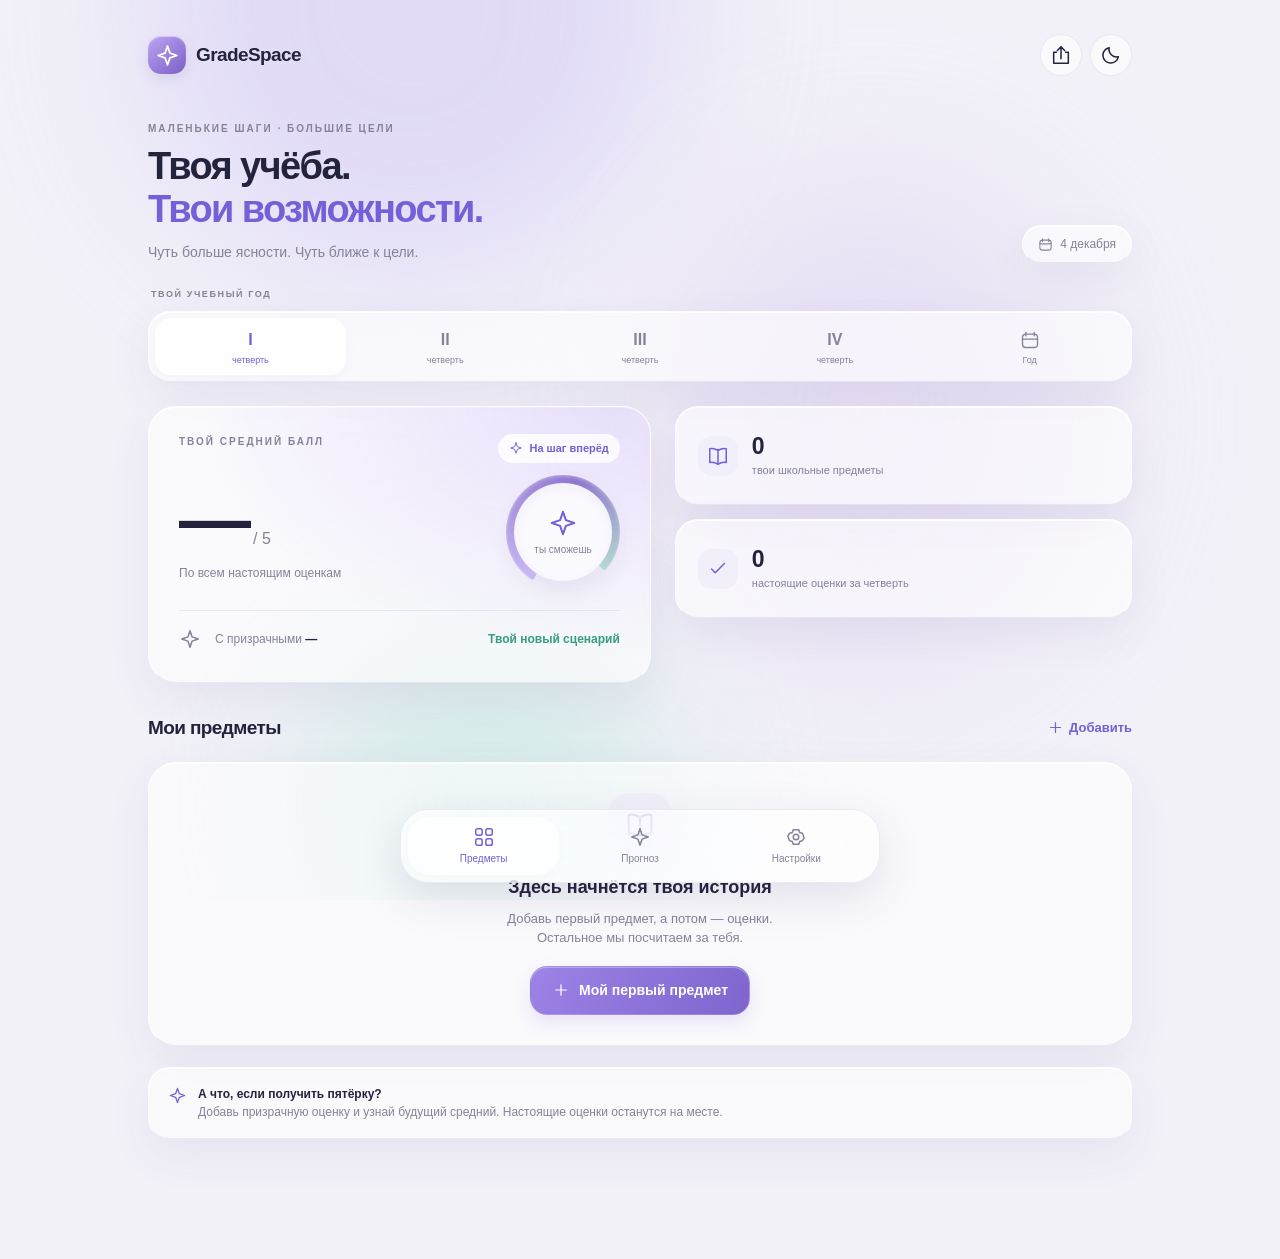
<file: docs/index.html>
<!doctype html>
<html lang="ru"><head><meta charset="utf-8"><meta name="viewport" content="width=device-width,initial-scale=1,viewport-fit=cover"><meta name="theme-color" content="#f1effa"><meta name="apple-mobile-web-app-capable" content="yes"><meta name="apple-mobile-web-app-status-bar-style" content="default"><meta name="apple-mobile-web-app-title" content="GradeSpace"><meta name="description" content="Твои оценки, твои цели. Персональный дневник с весами оценок и прогнозом среднего балла."><link rel="manifest" href="./manifest.webmanifest"><link rel="apple-touch-icon" href="./icon-192.png"><link rel="icon" href="./icon.svg" type="image/svg+xml"><link rel="stylesheet" href="./style.css"><title>GradeSpace · Твои оценки</title></head>
<body><div class="ambient" aria-hidden="true"><i></i><i></i><i></i></div><div id="app"></div><div id="toast" role="status"></div><dialog id="sheet"></dialog><script src="./core.js"></script><script src="./app.js"></script></body></html>
</file>
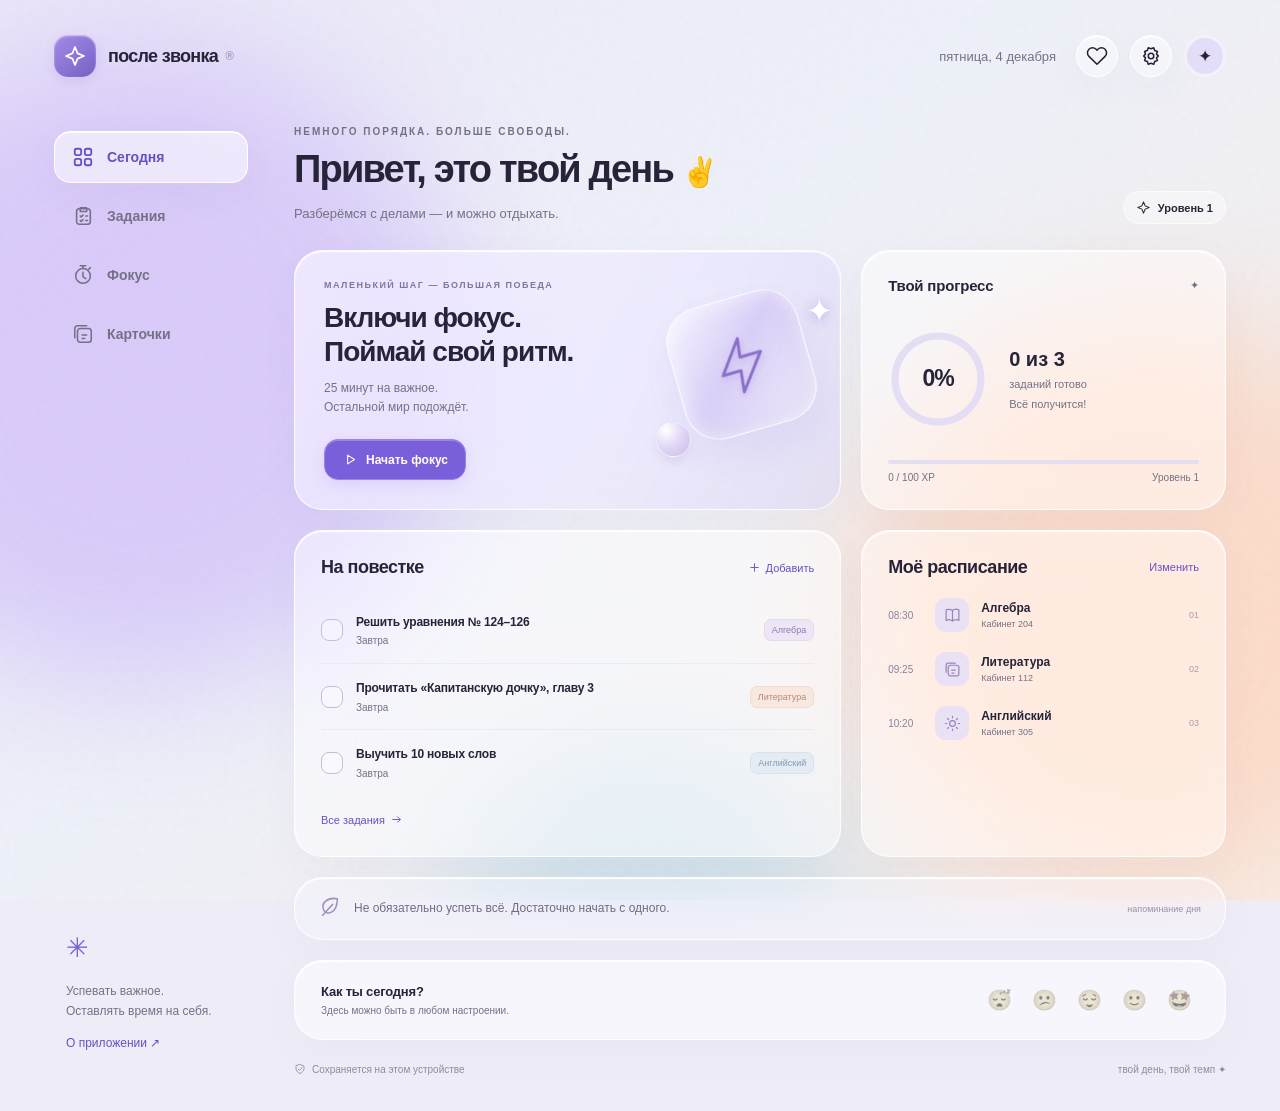
<file: AfterBell/Web/index.html>
<!doctype html>
<html lang="ru">
<head>
<meta charset="utf-8"><meta name="viewport" content="width=device-width,initial-scale=1,viewport-fit=cover"><meta name="theme-color" content="#eae9f7"><meta name="apple-mobile-web-app-capable" content="yes"><meta name="apple-mobile-web-app-status-bar-style" content="default"><meta name="description" content="После звонка — твой спокойный школьный планер. Задания, фокус и карточки в одном месте."><title>После звонка — твой день, твой темп</title>
<script>(()=>{try{const s=window.__afterBellSaved||JSON.parse(localStorage.getItem('afterbell-v1'))||{};const dark=s.theme==='dark'||(s.theme!=='light'&&matchMedia('(prefers-color-scheme: dark)').matches);document.documentElement.dataset.theme=dark?'dark':'light';document.documentElement.style.colorScheme=dark?'dark':'light'}catch{document.documentElement.dataset.theme=matchMedia('(prefers-color-scheme: dark)').matches?'dark':'light'}})();</script>
<style>
:root{--ink:#272439;--muted:#747186;--purple:#7960da;--purple-dark:#6750c4;--glass:rgba(255,255,255,.48);--line:rgba(255,255,255,.82);--shadow:0 12px 40px #5550750a,inset 0 1px 0 #ffffffee;--radius:28px;font-family:-apple-system,BlinkMacSystemFont,"Segoe UI",sans-serif;color:var(--ink);font-size:15px}*{box-sizing:border-box}body{margin:0;background:#eeedf7;min-height:100dvh}button,input,select,textarea{font:inherit}button,a,input,select,textarea{-webkit-tap-highlight-color:transparent}button{cursor:pointer;color:inherit}button:focus-visible,a:focus-visible{outline:3px solid #9275ee;outline-offset:4px}button{transition:transform .2s,background .2s,box-shadow .2s}button:active{transform:scale(.96)}button:disabled{opacity:.5;cursor:default}svg{width:22px;height:22px;fill:none;stroke:currentColor;stroke-width:1.7;stroke-linecap:round;stroke-linejoin:round;flex-shrink:0}.scene{position:fixed;inset:0;z-index:-2;overflow:hidden;background:linear-gradient(140deg,#ede9fa 0%,#eef1f9 45%,#f8eee8 100%)}.orb{position:absolute;border-radius:50%;filter:blur(65px);opacity:.65;animation:drift 19s ease-in-out infinite alternate;will-change:transform}.orb.a{width:50vw;height:50vw;min-width:350px;min-height:350px;background:#cfb9fa;top:5%;left:-14%}.orb.b{width:45vw;height:45vw;min-width:300px;min-height:300px;background:#ffd2b8;right:-12%;top:35%;animation-delay:-6s}.orb.c{width:32vw;height:32vw;min-width:250px;min-height:250px;background:#c2dce9;left:35%;bottom:-28%;animation-delay:-11s}.noise{position:fixed;inset:0;pointer-events:none;z-index:-1;opacity:.18;background-image:url("data:image/svg+xml,%3Csvg viewBox='0 0 180 180' xmlns='http://www.w3.org/2000/svg'%3E%3Cfilter id='n'%3E%3CfeTurbulence type='fractalNoise' baseFrequency='.8' numOctaves='3' stitchTiles='stitch'/%3E%3C/filter%3E%3Crect width='100%25' height='100%25' opacity='.25' filter='url(%23n)'/%3E%3C/svg%3E")}@keyframes drift{to{transform:translate(65px,-40px) scale(1.12)}}
.app{max-width:1320px;margin:auto;padding:0 54px 36px}.topbar{height:112px;display:flex;align-items:center;justify-content:space-between;gap:20px}.brand{display:flex;align-items:center;gap:12px;font-weight:750;font-size:18px;letter-spacing:-.7px;text-decoration:none;color:var(--ink)}.brandmark{width:42px;height:42px;border-radius:14px;background:linear-gradient(140deg,#a48ae8,#7561c4);display:grid;place-items:center;box-shadow:inset 0 1px 2px #fff9,0 4px 12px #7a60b822;color:white}.brandmark svg{width:24px;height:24px}.topright{display:flex;gap:12px;align-items:center}.date{font-size:13px;color:var(--muted);margin-right:8px}.iconbutton{display:grid;place-items:center;width:42px;height:42px;border-radius:50%;border:1px solid var(--line);background:#ffffff65;box-shadow:var(--shadow)}.avatar{width:42px;height:42px;display:grid;place-items:center;background:#e4ddf7;border:3px solid #fff9;border-radius:50%;font-size:17px}.layout{display:grid;grid-template-columns:194px minmax(0,1fr);gap:46px}.sidebar{display:flex;flex-direction:column;min-height:690px}.nav{display:grid;gap:7px;margin-top:19px}.nav button{border:1px solid transparent;background:transparent;text-align:left;border-radius:16px;display:flex;align-items:center;gap:13px;padding:14px 17px;font-size:14px;font-weight:550;color:var(--muted);position:relative}.nav button.active{background:#ffffff8a;border-color:#fff;color:var(--purple-dark);box-shadow:var(--shadow)}.nav button:hover{background:#ffffff55}.nav button .nav-label{position:relative;z-index:1}.nav button.active svg{stroke-width:2}.sidebarfoot{margin-top:auto;padding:22px 12px 22px;color:var(--muted);font-size:12px;line-height:1.6}.sidebarfoot .tinyflower{color:var(--purple);margin-bottom:12px;font-size:27px}.sidebarfoot p{margin:0}.sidebarfoot button{padding:0;border:0;background:transparent;margin-top:13px;color:var(--purple-dark);font-size:12px}.pagehead{display:flex;align-items:flex-end;justify-content:space-between;margin:14px 0 26px;gap:15px}.eyebrow{font-size:10px;font-weight:750;letter-spacing:2px;text-transform:uppercase;color:var(--muted);margin:0 0 11px}h1{margin:0;font-size:38px;font-weight:650;letter-spacing:-1.8px;line-height:1.15}h1 .wave{display:inline-block;font-size:29px;transform-origin:70% 70%;animation:wave 1s ease .4s}h2{margin:0;font-size:18px;letter-spacing:-.5px;font-weight:650}h3{margin:0;font-size:15px;letter-spacing:-.2px}.sub{font-size:13px;color:var(--muted);line-height:1.6;margin:12px 0 0}.pill{display:inline-flex;align-items:center;gap:7px;padding:8px 12px;border:1px solid #fff9;background:#ffffff5c;border-radius:30px;font-size:11px;font-weight:600;white-space:nowrap}.pill svg{width:15px;height:15px}.dot{width:6px;height:6px;border-radius:50%;background:#8baf97}.view{animation:enter .5s cubic-bezier(.16,1,.3,1)}@keyframes enter{from{opacity:0;transform:translateY(17px)}to{opacity:1;transform:translateY(0)}}@keyframes wave{20%,60%{transform:rotate(18deg)}40%,80%{transform:rotate(-8deg)}}.glass{background:var(--glass);border:1px solid var(--line);border-radius:var(--radius);box-shadow:var(--shadow);backdrop-filter:blur(25px) saturate(1.35);-webkit-backdrop-filter:blur(25px) saturate(1.35);position:relative}.glass:before{content:"";position:absolute;inset:0;border-radius:inherit;pointer-events:none;box-shadow:inset 0 1px 2px #fff9}.main-grid{display:grid;grid-template-columns:minmax(0,1.5fr) minmax(260px,1fr);gap:20px}.hero{min-height:232px;overflow:hidden;padding:29px;background:linear-gradient(115deg,#f6f3ffb8,#ece5ff80 60%,#d8d3f68a)}.hero .eyebrow{font-size:9px;color:#82759f;letter-spacing:1.5px}.hero h2{font-size:28px;font-weight:600;line-height:1.2;letter-spacing:-1px;position:relative;z-index:1}.hero .sub{max-width:210px;font-size:12px;margin-top:10px;position:relative;z-index:1}.primary{background:var(--purple);color:white;border:1px solid #9c83e8;border-radius:14px;padding:12px 17px;font-size:12px;font-weight:600;box-shadow:inset 0 1px 0 #ffffff40,0 5px 15px #7960da22;display:inline-flex;align-items:center;justify-content:center;gap:9px}.primary:hover{background:var(--purple-dark);box-shadow:0 6px 20px #7960da44}.primary svg{width:15px;height:15px}.hero .primary{margin-top:22px;position:relative;z-index:1}.hero-art{position:absolute;width:210px;height:210px;right:-14px;top:14px;perspective:700px;pointer-events:none;animation:bob 7s ease-in-out infinite}.orbital{position:absolute;width:135px;height:135px;border-radius:35px;background:linear-gradient(135deg,#ffffff92,#bda6ee55 45%,#ffffff66);border:1.4px solid #ffffffe0;box-shadow:inset 1px 1px 20px #ffffffaa,inset -8px -5px 20px #9c80d326,0 20px 40px #7960da18;backdrop-filter:blur(5px);transform:rotate(-16deg);top:32px;left:30px;display:grid;place-items:center;color:#8a70c9}.orbital svg{height:64px;width:64px;stroke-width:1.1;filter:drop-shadow(0 3px 3px #8662c940)}.artstar{position:absolute;right:21px;top:27px;color:#fff;font-size:32px;text-shadow:0 2px 15px #a998d8}.artball{position:absolute;width:35px;height:35px;border-radius:50%;background:radial-gradient(circle at 28% 22%,#fff,#dfd2f4aa 45%,#ac98db88);border:1px solid #fff8;bottom:18px;left:12px;box-shadow:0 7px 10px #8a70c920}@keyframes bob{50%{transform:translateY(-8px) rotate(4deg)}}.progress-card{padding:26px;display:flex;flex-direction:column;justify-content:space-between}.cardhead{display:flex;align-items:center;justify-content:space-between;gap:12px}.quiet-label{font-size:11px;color:var(--muted)}.progress-body{display:flex;align-items:center;gap:21px;margin-top:17px}.ring{width:100px;height:100px;flex-shrink:0;position:relative;display:grid;place-items:center}.ring svg{position:absolute;inset:0;width:100%;height:100%;transform:rotate(-90deg);stroke-width:7}.ring-track{stroke:#e4def4}.ring-fill{stroke:#9c85dc;stroke-linecap:round;transition:stroke-dashoffset 1s cubic-bezier(.16,1,.3,1)}.ring strong{font-size:23px;font-weight:650;letter-spacing:-1px}.progress-copy{font-size:11px;color:var(--muted);line-height:1.8}.progress-copy strong{font-size:20px;display:block;color:var(--ink);font-weight:600;line-height:1.6}.xp-track{height:4px;border-radius:5px;background:#e4def1;overflow:hidden;margin-top:14px}.xp-fill{height:100%;background:#ac97dd;transition:width .7s;width:0;border-radius:5px}.xp-label{display:flex;justify-content:space-between;color:var(--muted);font-size:10px;margin-top:8px}.tasks-card{padding:25px 26px;min-height:294px}.textbutton{border:0;background:transparent;padding:5px 0;color:var(--purple-dark);font-size:11px;display:inline-flex;align-items:center;gap:5px}.textbutton svg{width:13px;height:13px}.task-list{display:grid;gap:0;margin-top:18px}.task-row{display:flex;align-items:center;gap:13px;min-height:66px;border-top:1px solid #d7d2e655;animation:enter .4s both}.task-row:first-child{border-top:0}.check{width:22px;height:22px;border:1.5px solid #c5bcd7;border-radius:8px;background:#fff4;display:grid;place-items:center;flex-shrink:0;padding:0;color:white}.check svg{width:14px;height:14px;opacity:0;transform:scale(.4);transition:.25s}.check.done{background:#a48dcc;border-color:#a48dcc}.check.done svg{opacity:1;transform:scale(1)}.task-info{min-width:0;flex:1}.task-info h3{font-weight:550;font-size:12px;line-height:1.45;overflow-wrap:anywhere}.task-info p{margin:4px 0 0;font-size:10px;color:var(--muted)}.task-row.complete .task-info h3{text-decoration:line-through;color:var(--muted)}.subject-badge{font-size:9px;color:#8f79b5;background:#ede6f5;border:1px solid #e4d9f1;padding:5px 7px;border-radius:7px;white-space:nowrap}.subject-badge.peach{background:#f8e8e0;border-color:#f0dcd2;color:#b58b76}.subject-badge.blue{background:#e4ebf3;border-color:#d7e2ef;color:#829bb9}.due{font-size:9px;color:#a090b2}.schedule{padding:25px 26px}.lesson{display:flex;align-items:center;gap:12px;margin-top:20px;font-size:12px}.lesson-time{color:#8a829b;font-size:10px;min-width:35px}.lesson-icon{width:34px;height:34px;border-radius:11px;background:#e9e1f4;color:#9a84bf;display:grid;place-items:center}.lesson-icon svg{width:17px;height:17px}.lesson-name{flex:1;min-width:0}.lesson-name strong{display:block;font-weight:550;font-size:12px;overflow-wrap:anywhere}.lesson-name span{display:block;font-size:9px;color:var(--muted);margin-top:4px}.lesson-number{font-size:9px;color:#a79bae}.quote-card{grid-column:1/-1;padding:18px 24px;display:flex;align-items:center;justify-content:space-between;gap:15px;background:#ffffff38}.quote-content{display:flex;align-items:center;gap:13px}.quote-icon{color:#a18ebc}.quote-card p{margin:0;font-size:12px;color:#736b82;line-height:1.6}.quote-card small{font-size:9px;color:#9990a6;white-space:nowrap}.footerline{display:flex;align-items:center;justify-content:space-between;margin-top:23px;font-size:10px;color:#948a9f}.footerline span{display:flex;align-items:center;gap:6px}.footerline svg{width:12px;height:12px}.toolbar{display:flex;gap:8px;align-items:center;margin-bottom:20px;flex-wrap:wrap}.chip{border:1px solid #fff8;background:#fff4;border-radius:11px;padding:9px 14px;font-size:12px;color:var(--muted)}.chip.selected{background:#fff9;color:var(--purple-dark);box-shadow:var(--shadow)}.toolbar .primary{margin-left:auto}.full-card{padding:26px}.empty{padding:35px 15px;text-align:center;font-size:13px;color:var(--muted);line-height:1.8}.delete-btn{border:0;background:none;color:#a99ab4;display:grid;place-items:center;padding:10px}.delete-btn svg{width:16px;height:16px}.delete-btn:hover{color:#b56b7f}.task-page .task-row{min-height:82px}.task-page .task-info h3{font-size:14px}.task-page .task-info p{font-size:11px}.focus-layout{display:grid;grid-template-columns:1.4fr 1fr;gap:20px}.focus-main{padding:28px;display:flex;align-items:center;flex-direction:column;min-height:470px}.segment{display:flex;border:1px solid #fff9;border-radius:13px;padding:4px;background:#e6e1f050;gap:3px}.segment button{border:0;background:transparent;padding:8px 16px;border-radius:10px;font-size:11px;color:var(--muted)}.segment button.selected{background:#fffc;color:var(--purple-dark);box-shadow:0 2px 6px #7960da12}.timer-face{width:250px;height:250px;position:relative;display:grid;place-content:center;text-align:center;margin:25px 0 20px}.timer-face>svg{position:absolute;width:100%;height:100%;transform:rotate(-90deg);stroke-width:3}.timer-face .timer-track{stroke:#ded7ee}.timer-face .timer-fill{stroke:#9c83d7;stroke-linecap:round;transition:stroke-dashoffset 1s linear}.timer-value{font-size:61px;font-weight:250;font-variant-numeric:tabular-nums;letter-spacing:-3px}.timer-label{font-size:11px;color:var(--muted);margin-top:6px}.timer-actions{display:flex;gap:10px}.timer-actions .primary{min-width:145px}.timer-actions .iconbutton{border-radius:14px;width:43px;height:43px}.focus-tips{padding:28px}.tip{padding:19px 0;border-bottom:1px solid #ddd5e94d}.tip:last-child{border-bottom:0}.tip .tipnum{font-size:10px;color:var(--purple);margin-bottom:9px}.tip h3{font-size:14px;font-weight:550}.tip p{font-size:12px;color:var(--muted);line-height:1.7;margin:8px 0 0}.focus-note{margin-top:20px;font-size:11px;color:var(--muted);text-align:center;line-height:1.7}.card-study{min-height:290px;perspective:1200px;cursor:pointer;width:100%;padding:0;border:0;background:transparent;text-align:center;color:var(--ink)}.flip-inner{position:relative;width:100%;height:290px;transition:transform .7s cubic-bezier(.2,.7,.2,1);transform-style:preserve-3d}.card-study.flipped .flip-inner{transform:rotateY(180deg)}.card-face{position:absolute;inset:0;backface-visibility:hidden;-webkit-backface-visibility:hidden;display:flex;align-items:center;justify-content:center;flex-direction:column;padding:35px;overflow:hidden}.card-face h2{max-height:175px;overflow-y:auto;scrollbar-width:thin}.card-face.back h2{font-size:20px}.card-face.back{transform:rotateY(180deg);background:#f3eefac7}.card-face .eyebrow{color:#a18cba}.card-face h2{font-size:29px;font-weight:550;line-height:1.4;overflow-wrap:anywhere;max-width:100%}.card-face .sub{margin-top:25px;font-size:11px}.study-actions{display:flex;justify-content:center;gap:12px;margin-top:20px}.secondary{display:inline-flex;align-items:center;justify-content:center;gap:7px;background:#ffffff66;border:1px solid #fff;border-radius:14px;padding:12px 18px;font-size:12px;color:var(--purple-dark)}.secondary svg{width:16px;height:16px}.study-caption{display:flex;justify-content:space-between;color:var(--muted);font-size:11px;margin-top:20px}.deck-list{display:grid;gap:10px;margin-top:24px}.deck-item{padding:15px 20px;display:flex;align-items:center;gap:10px}.deck-item div{flex:1;min-width:0}.deck-item strong{font-size:12px;font-weight:550;overflow-wrap:anywhere}.deck-item p{font-size:11px;color:var(--muted);margin:5px 0 0;overflow-wrap:anywhere}dialog{border:1px solid #fff;background:#f5f1f9ed;color:var(--ink);border-radius:30px;padding:28px;width:min(440px,calc(100% - 30px));box-shadow:0 30px 100px #2c214833;backdrop-filter:blur(30px);-webkit-backdrop-filter:blur(30px);max-height:85dvh;overflow:auto}dialog[open]{animation:enter .3s ease-out}dialog::backdrop{background:#27203835;backdrop-filter:blur(8px);-webkit-backdrop-filter:blur(8px)}dialog .cardhead{margin-bottom:24px}dialog .close{background:#e6dfef;border:0;width:30px;height:30px;border-radius:50%;display:grid;place-items:center}dialog .close svg{width:16px;height:16px}.field{display:block;margin:17px 0;font-size:12px;color:var(--muted)}.field input,.field select,.field textarea{display:block;margin-top:8px;width:100%;border:1px solid #fff;background:#fff9;border-radius:13px;padding:12px;color:var(--ink);outline:none;font-size:16px}.field input:focus,.field textarea:focus{border-color:#ad95e2;box-shadow:0 0 0 3px #bba7e722}.field textarea{resize:vertical;min-height:84px}.formrow{display:grid;grid-template-columns:1fr 1fr;gap:12px}dialog .primary{width:100%;margin-top:8px}.install-step{display:flex;gap:14px;margin:22px 0;align-items:flex-start;color:var(--muted);font-size:13px;line-height:1.6}.step-circle{display:grid;place-items:center;width:26px;height:26px;border-radius:50%;background:#e6dcf3;color:var(--purple-dark);flex-shrink:0;font-size:11px}.fine{font-size:11px;color:var(--muted);line-height:1.7}.toast{position:fixed;left:50%;bottom:35px;transform:translate(-50%,30px);opacity:0;padding:14px 22px;background:#faf7ffeF;border:1px solid #fff;border-radius:18px;box-shadow:0 10px 50px #5f448b20;z-index:100;color:#67537f;font-size:13px;pointer-events:none;transition:.35s;white-space:nowrap;max-width:calc(100% - 30px)}.toast.show{opacity:1;transform:translate(-50%,0)}#confetti{position:fixed;inset:0;pointer-events:none;z-index:110}.confetto{position:absolute;width:7px;height:12px;border-radius:3px;animation:confetti 1.2s cubic-bezier(.15,.7,.4,1) forwards}@keyframes confetti{to{transform:translate(var(--dx),var(--dy)) rotate(var(--rot));opacity:0}}.mobile-bottom{display:none}.setting-actions{display:grid;gap:10px}.setting-actions button{width:100%}.data-note{margin-bottom:20px}.mood{display:flex;gap:6px}.mood button{border:1px solid transparent;background:none;font-size:20px;padding:6px;border-radius:12px;filter:grayscale(.8);opacity:.6}.mood button.selected{filter:none;opacity:1;background:#fff9;border-color:white;box-shadow:var(--shadow);transform:translateY(-2px)}.mood-card{padding:20px 26px;margin-top:20px;display:flex;align-items:center;justify-content:space-between;gap:12px}.mood-card h3{font-size:13px;font-weight:550}.mood-card p{font-size:10px;color:var(--muted);margin:6px 0 0}.running .timer-face{animation:breathe 5s ease-in-out infinite}@keyframes breathe{50%{filter:drop-shadow(0 0 12px #a98bd333)}}
@media(min-width:1500px){.app{padding-top:30px}.topbar{height:130px}}@media(max-width:1100px){.app{padding:0 30px 30px}.layout{grid-template-columns:165px minmax(0,1fr);gap:25px}.main-grid{grid-template-columns:1.25fr 1fr}.hero{padding:25px}.hero-art{right:-50px;opacity:.75}.hero h2{font-size:25px}.progress-card{padding:22px}.progress-body{gap:12px}.ring{width:85px;height:85px}.tasks-card,.schedule{padding:22px}.task-row{gap:10px}.subject-badge{max-width:80px;overflow:hidden;text-overflow:ellipsis}.sidebarfoot{padding-left:5px}}@media(max-width:850px){.app{max-width:680px;padding:0 24px 110px}.topbar{height:88px}.brand{font-size:16px}.brandmark{width:36px;height:36px;border-radius:12px}.date,.avatar{display:none}.topright{gap:8px}.iconbutton{width:37px;height:37px}.layout{display:block}.sidebar{display:none}.pagehead{margin:15px 0 23px}h1{font-size:34px}.pagehead .pill{font-size:10px;padding:7px 9px}.main-grid{grid-template-columns:1.25fr 1fr;gap:16px}.hero{min-height:235px}.hero-art{right:-70px}.progress-card{padding:22px 17px}.progress-body{flex-direction:column;align-items:flex-start;gap:8px}.progress-copy strong{font-size:17px;display:inline;margin-right:5px}.progress-copy{font-size:10px}.ring{width:84px;height:84px}.ring strong{font-size:20px}.xp-track{margin-top:11px}.tasks-card{grid-column:1/-1;min-height:0}.schedule{grid-column:1/-1}.schedule-lessons{display:grid;grid-template-columns:1fr 1fr;column-gap:20px}.quote-card{padding:16px 20px}.quote-card small{display:none}.footerline{font-size:9px}.mobile-bottom{display:flex;position:fixed;bottom:max(16px,env(safe-area-inset-bottom));left:50%;transform:translateX(-50%);width:min(410px,calc(100% - 32px));padding:7px;border-radius:28px;z-index:40;background:#f7f5f8a8;backdrop-filter:blur(28px) saturate(1.7);-webkit-backdrop-filter:blur(28px) saturate(1.7);border:1px solid #fff;box-shadow:inset 0 1px 2px white,0 8px 32px #62517522}.mobile-bottom button{flex:1;border:0;background:transparent;border-radius:21px;padding:9px 5px;display:flex;align-items:center;flex-direction:column;gap:4px;color:#8b8097;font-size:9px;font-weight:550;transition:background .35s,transform .2s}.mobile-bottom button svg{width:21px;height:21px}.mobile-bottom button.active{background:#fff9;color:var(--purple-dark);box-shadow:0 2px 8px #7960da0a}.toast{bottom:110px}.focus-layout{grid-template-columns:1fr}.focus-tips{display:none}.focus-main{min-height:450px}.eyebrow{font-size:9px}.sub{font-size:12px}.hero .sub{max-width:150px}.task-page .subject-badge{display:none}.task-page .task-row{min-height:78px}.full-card{padding:20px}.mood-card{padding:18px 20px}.mood button{font-size:21px;padding:5px}.formrow{gap:10px}}@media(max-width:380px){.app{padding-left:17px;padding-right:17px}.brand{font-size:15px}.main-grid{gap:12px;grid-template-columns:1.15fr 1fr}.hero{padding:21px}.hero h2{font-size:23px}.hero-art{right:-100px;opacity:.5}.progress-card{padding:22px 14px}h1{font-size:30px}.pagehead .pill{font-size:9px}.mood-card{flex-direction:column;align-items:flex-start}.schedule-lessons{grid-template-columns:1fr}.segment button{padding:8px 11px}}
@media(prefers-reduced-motion:reduce){*,*:before,*:after{animation:none!important;transition:none!important;scroll-behavior:auto!important}.orb{will-change:auto}}
</style>
<link rel="stylesheet" href="appearance.css">
<link rel="stylesheet" href="tabbar.css">
</head>
<body>
<div class="scene" aria-hidden="true"><div class="orb a"></div><div class="orb b"></div><div class="orb c"></div></div><div class="noise" aria-hidden="true"></div>
<div class="app"><header class="topbar"><a class="brand" href="#today"><span class="brandmark" id="brandmark"></span>после звонка<span style="color:#a89ab9;font-size:12px;margin-left:-5px">®</span></a><div class="topright"><span class="date" id="topdate"></span><button class="iconbutton" onclick="openInstall()" aria-label="О приложении" title="О приложении" id="install-button"></button><button class="iconbutton" onclick="openSettings()" aria-label="Настройки и резервная копия" id="settings-button"></button><span class="avatar" aria-hidden="true">✦</span></div></header><div class="layout"><aside class="sidebar"><nav class="nav" id="desktop-nav" aria-label="Разделы"></nav><div class="sidebarfoot"><div class="tinyflower">✳</div><p>Успевать важное.<br>Оставлять время на себя.</p><button onclick="openInstall()">О приложении ↗</button></div></aside><main id="main"></main></div></div>
<nav class="mobile-bottom" id="mobile-nav" aria-label="Разделы"></nav><div class="toast" id="toast" role="status"></div><div id="confetti" aria-hidden="true"></div>
<dialog id="modal"></dialog>
<script src="app.js"></script>
<script src="tabbar.js"></script>
</body></html>
</file>
<file: docs/style.css>
@charset "UTF-8";
:root{color-scheme:light;--bg:#f2f1f8;--text:#24233d;--muted:#858398;--accent:#7560d7;--accent-strong:#6650c4;--green:#369d83;--line:rgba(104,93,151,.11);--glass:rgba(255,255,255,.61);--solid:#fbfaff;--input:rgba(239,237,249,.75);--shadow:0 15px 45px rgba(72,51,132,.07),inset 0 1px 0 rgba(255,255,255,.95);--pill:rgba(255,255,255,.8)}
:root[data-theme=dark]{color-scheme:dark;--bg:#151521;--text:#f1eefb;--muted:#a6a1bc;--accent:#baabff;--accent-strong:#9b82f6;--green:#82d6bc;--line:rgba(207,197,255,.13);--glass:rgba(44,42,64,.63);--solid:#242334;--input:rgba(67,62,89,.66);--shadow:0 16px 44px rgba(0,0,0,.19),inset 0 1px 0 rgba(255,255,255,.12);--pill:rgba(100,91,135,.38)}
*{box-sizing:border-box;-webkit-tap-highlight-color:transparent}html{min-height:100%;background:var(--bg)}body{margin:0;font-family:-apple-system,BlinkMacSystemFont,"Segoe UI",sans-serif;color:var(--text);font-size:15px;line-height:1.5;overflow-x:hidden}button,input,select{font:inherit}button{cursor:pointer;color:inherit;border:0}button,a,input,select{touch-action:manipulation}button:focus-visible,a:focus-visible,input:focus-visible,select:focus-visible{outline:3px solid var(--accent);outline-offset:3px}button:active{transform:scale(.97)}button:disabled{opacity:.45;cursor:default}button{transition:transform .18s,background .2s}svg{width:22px;height:22px;fill:none;stroke:currentColor;stroke-width:1.65;stroke-linecap:round;stroke-linejoin:round;flex-shrink:0}.ambient{position:fixed;inset:0;z-index:-1;overflow:hidden;pointer-events:none}.ambient i{position:absolute;display:block;border-radius:50%;filter:blur(75px);opacity:.65}.ambient i:first-child{width:540px;height:540px;background:#d8cff7;left:calc(50% - 500px);top:-260px}.ambient i:nth-child(2){width:420px;height:480px;background:#e2d7f3;right:calc(50% - 440px);top:180px}.ambient i:nth-child(3){width:370px;height:370px;background:#c8e8e1;left:calc(50% - 340px);top:620px}:root[data-theme=dark] .ambient i{opacity:.17}:root[data-theme=dark] .ambient i:first-child{background:#8762db}:root[data-theme=dark] .ambient i:nth-child(2){background:#9861a4}:root[data-theme=dark] .ambient i:nth-child(3){background:#359b93}
.shell{max-width:1040px;margin:auto;padding:calc(24px + env(safe-area-inset-top)) 28px calc(120px + env(safe-area-inset-bottom))}.topbar{display:flex;align-items:center;justify-content:space-between;margin-bottom:33px}.brand{display:flex;align-items:center;gap:10px;font-weight:700;font-size:19px;letter-spacing:-.6px}.brandicon{display:grid;place-items:center;width:38px;height:38px;border-radius:13px;color:white;background:linear-gradient(140deg,#bda4f4,#7a60c5);box-shadow:0 5px 12px #8f75c52a,inset 0 1px 1px #ffffff80}.brandicon svg{width:25px;height:25px}.topactions{display:flex;gap:8px}.iconbutton{width:42px;height:42px;display:inline-grid;place-items:center;border-radius:50%;background:var(--glass);border:1px solid var(--line);backdrop-filter:blur(20px);-webkit-backdrop-filter:blur(20px)}.eyebrow{font-size:10px;font-weight:700;letter-spacing:2px;text-transform:uppercase;color:var(--muted);margin:0 0 9px}.heading{display:flex;align-items:end;justify-content:space-between;gap:20px;margin-bottom:25px}h1{font-size:38px;line-height:1.12;letter-spacing:-1.6px;margin:0;font-weight:750}h1 em{font-style:normal;color:var(--accent)}.subtitle{font-size:14px;color:var(--muted);margin:12px 0 0}.datebadge{padding:9px 15px;font-size:12px;white-space:nowrap;display:flex;gap:7px;align-items:center;color:var(--muted)}.datebadge svg{width:15px;height:15px}
.glass{background:var(--glass);border:1px solid rgba(255,255,255,.6);border-bottom-color:var(--line);box-shadow:var(--shadow);backdrop-filter:blur(28px) saturate(145%);-webkit-backdrop-filter:blur(28px) saturate(145%);border-radius:28px}:root[data-theme=dark] .glass{border-color:rgba(255,255,255,.10);border-top-color:rgba(255,255,255,.20)}.hero{position:relative;padding:27px 30px;overflow:hidden;margin-bottom:17px}.hero:before{content:"";position:absolute;inset:0;background:radial-gradient(ellipse at 92% 0,rgba(197,173,249,.33),transparent 65%);pointer-events:none}.herotop{display:flex;justify-content:space-between;position:relative}.pill{display:inline-flex;align-items:center;gap:6px;border-radius:99px;background:var(--pill);padding:6px 11px;font-size:11px;font-weight:600;color:var(--accent)}.pill svg{width:14px;height:14px}.hero-main{position:relative;display:flex;align-items:center;justify-content:space-between;gap:24px;margin:11px 0 20px}.bigscore{font-size:72px;line-height:1.06;font-weight:700;letter-spacing:-4px}.outof{font-size:16px;letter-spacing:0;color:var(--muted);font-weight:400;margin-left:6px}.herolabel{font-size:12px;color:var(--muted);margin-top:7px}.orb{width:114px;height:114px;flex-shrink:0;border-radius:50%;padding:8px;background:conic-gradient(from 220deg,#c9b9f5,#8e76cd 45%,#b4d9d2 78%,rgba(176,165,209,.14) 78%);box-shadow:inset 0 1px 4px #ffffff66,0 8px 18px #6f5b9f12;transform:rotate(-8deg)}.orb-inner{width:100%;height:100%;border-radius:50%;background:var(--solid);box-shadow:inset 0 4px 12px #8a7da519;display:flex;flex-direction:column;align-items:center;justify-content:center;transform:rotate(8deg)}.orb-inner svg{color:var(--accent);width:30px;height:30px}.orb-inner small{font-size:10px;color:var(--muted);margin-top:4px}.herobottom{display:flex;gap:14px;align-items:center;border-top:1px solid var(--line);padding-top:17px;position:relative;font-size:12px;color:var(--muted)}.herobottom .positive{margin-left:auto}.positive{color:var(--green);font-size:12px;font-weight:600}.herobottom strong{color:var(--text)}.stats{display:grid;grid-template-columns:1fr 1fr;gap:14px;margin:17px 0 30px}.stat{padding:18px 22px;border-radius:23px;display:flex;align-items:center;gap:14px}.stat-icon{width:40px;height:40px;border-radius:14px;background:var(--input);color:var(--accent);display:grid;place-items:center}.stat strong{font-size:23px;line-height:1.15;letter-spacing:-.7px}.stat p{margin:2px 0 0;color:var(--muted);font-size:11px}.sectionhead{display:flex;justify-content:space-between;align-items:center;margin:25px 0 14px}.sectionhead h2{font-size:19px;letter-spacing:-.6px;margin:0}.textbutton{display:inline-flex;align-items:center;gap:5px;background:none;color:var(--accent);padding:10px 0 10px 12px;font-size:13px;font-weight:600}.textbutton svg{width:17px;height:17px}.subjects{display:grid;grid-template-columns:1fr 1fr;gap:15px}.subject{width:100%;text-align:left;padding:22px;min-height:165px;position:relative}.subjecttop{display:flex;justify-content:space-between;align-items:center;margin-bottom:17px}.subject-icon{width:43px;height:43px;border-radius:15px;display:grid;place-items:center;background:var(--tint);color:var(--tone)}.subject-icon svg{width:24px;height:24px}.subject h3{font-size:16px;margin:0 0 6px;letter-spacing:-.4px;overflow:hidden;text-overflow:ellipsis;white-space:nowrap}.subject .subject-score{font-weight:650;font-size:22px;letter-spacing:-.8px}.subject small{color:var(--muted);font-size:11px}.grades-preview{display:flex;gap:5px;margin-top:14px}.grade-mini{font-size:11px;font-weight:700;background:var(--input);border-radius:7px;min-width:23px;text-align:center;padding:2px 5px;color:var(--tone)}.grade-mini.ghost{border:1px dashed var(--accent);background:transparent;color:var(--accent);line-height:15px}.chevron{width:16px;height:16px;color:var(--muted)}.empty{padding:30px 22px;text-align:center}.empty-icon{width:64px;height:64px;border-radius:22px;background:var(--input);color:var(--accent);margin:0 auto 17px;display:grid;place-items:center}.empty-icon svg{width:30px;height:30px}.empty h3{margin:0 0 8px;font-size:18px}.empty p{color:var(--muted);font-size:13px;max-width:300px;margin:0 auto 18px}.primary{display:inline-flex;align-items:center;justify-content:center;gap:9px;background:linear-gradient(120deg,#9d83e6,#7e65ce);color:white;border:1px solid #ffffff25;box-shadow:0 8px 18px #8c6bcc2a,inset 0 1px 0 #ffffff4d;border-radius:17px;font-weight:600;font-size:14px;min-height:49px;padding:12px 21px}.primary svg{width:18px;height:18px}.secondary{background:var(--input);color:var(--accent);padding:12px 18px;min-height:46px;border-radius:15px;font-size:13px;font-weight:600}.wide{width:100%}.hint{display:flex;gap:11px;padding:17px 19px;margin-top:21px;align-items:flex-start;border-radius:21px;color:var(--muted);font-size:12px}.hint svg{width:19px;height:19px;color:var(--accent);margin-top:1px}.hint p{margin:0}.hint strong{font-weight:600;color:var(--text)}
.tabbar{position:fixed;z-index:5;bottom:calc(17px + env(safe-area-inset-bottom));left:50%;transform:translateX(-50%);width:calc(100% - 40px);max-width:480px;border-radius:28px;background:var(--glass);backdrop-filter:blur(32px) saturate(180%);-webkit-backdrop-filter:blur(32px) saturate(180%);box-shadow:0 14px 45px #3c246c20,inset 0 1px 0 #ffffff55;border:1px solid var(--line);display:flex;padding:7px;gap:5px}.tab{flex:1;background:transparent;border-radius:22px;display:flex;flex-direction:column;align-items:center;gap:3px;font-size:10px;color:var(--muted);padding:9px 8px}.tab svg{width:22px;height:22px}.tab.active{background:var(--pill);color:var(--accent);box-shadow:0 3px 10px #7360970a}.pageback{display:flex;align-items:center;gap:5px;background:transparent;color:var(--accent);padding:0;margin:0 0 19px;font-size:14px}.subjecttitle{display:flex;align-items:center;gap:15px;margin-bottom:24px}.subjecttitle h1{font-size:30px;overflow-wrap:anywhere;letter-spacing:-1px}.subjecttitle .subject-icon{flex-shrink:0;width:53px;height:53px;border-radius:18px}.subjecttitle .iconbutton{margin-left:auto;flex-shrink:0}.segmented{display:flex;padding:4px;border-radius:15px;background:var(--input);gap:3px}.segmented button{flex:1;border-radius:12px;padding:9px 7px;font-size:12px;background:transparent;color:var(--muted);white-space:nowrap}.segmented button.active{background:var(--pill);color:var(--text);box-shadow:0 2px 6px #3b27520d}.history{margin:16px 0}.markrow{display:flex;align-items:center;gap:13px;padding:16px 2px;border-bottom:1px solid var(--line)}.markrow:last-child{border:0}.markbadge{width:45px;height:45px;flex-shrink:0;display:grid;place-items:center;background:var(--input);color:var(--accent);border-radius:15px;font-size:23px;font-weight:650}.markbadge.ghost{border:1px dashed var(--accent);background:transparent}.markinfo{flex:1;min-width:0}.markinfo strong{display:block;font-size:13px;font-weight:550;overflow-wrap:anywhere}.markinfo small{color:var(--muted);font-size:11px}.markrow .iconbutton{width:34px;height:34px;background:transparent;border:0}.markrow .iconbutton svg{width:17px;height:17px}.historycard{padding:3px 19px;margin-top:16px}.add-floating{margin-top:24px}.settingsgroup{padding:20px;margin:18px 0}.settingsgroup h2{font-size:15px;margin:0 0 15px;display:flex;align-items:center;gap:9px}.settingsgroup h2 svg{color:var(--accent);width:20px;height:20px}.settingsgroup p{font-size:12px;color:var(--muted);margin:12px 0 0}.settingrow{width:100%;display:flex;align-items:center;gap:12px;background:transparent;text-align:left;padding:15px 0;font-size:14px;border-bottom:1px solid var(--line)}.settingrow:last-child{border:0}.settingrow svg:first-child{color:var(--accent)}.settingrow .chevron{margin-left:auto}.settingrow span small{display:block;font-size:11px;color:var(--muted);margin-top:3px}.version{text-align:center;color:var(--muted);font-size:11px;margin-top:27px}.plan{padding:23px;margin:23px 0}.formlabel{display:block;font-size:12px;font-weight:600;margin:0 0 10px;color:var(--muted)}input,select{width:100%;padding:14px 15px;border:1px solid var(--line);background:var(--input);color:var(--text);border-radius:14px;min-height:48px;font-size:16px}select{appearance:auto}input::placeholder{color:var(--muted)}.grade-picker{display:flex;gap:9px;margin-bottom:21px}.grade-picker button{flex:1;aspect-ratio:1;max-height:57px;border-radius:17px;background:var(--input);color:var(--muted);font-size:23px;font-weight:600;border:1px solid transparent}.grade-picker button.active{color:var(--accent);background:var(--pill);border-color:var(--accent);box-shadow:0 3px 12px #8f71b41c}.weight-row{display:flex;justify-content:space-between;align-items:center;margin:19px 0;gap:15px}.weight-row .formlabel{margin:0}.weight-row small{display:block;color:var(--muted);font-size:10px;margin-top:3px}.stepper{display:flex;align-items:center;gap:5px;background:var(--input);padding:3px;border-radius:14px}.stepper button{width:36px;height:36px;background:var(--pill);color:var(--accent);border-radius:11px;font-size:21px}.stepper input{border:0;width:51px;min-height:34px;padding:4px;text-align:center;background:transparent;font-size:16px;appearance:textfield}.stepper input::-webkit-inner-spin-button{appearance:none}.predict{display:flex;align-items:center;justify-content:space-between;margin:25px 0;gap:10px}.predict .number{font-size:37px;line-height:1.2;font-weight:650;letter-spacing:-1.7px}.predict small{display:block;color:var(--muted);font-size:11px}.predict .after .number{color:var(--accent)}.predict .after{text-align:right}.predict .arrow{color:var(--muted)}
dialog{border:1px solid var(--line);padding:26px;background:var(--solid);color:var(--text);border-radius:30px;width:calc(100% - 30px);max-width:460px;max-height:90dvh;overflow:auto;box-shadow:0 25px 100px #100d3640}dialog::backdrop{background:rgba(20,17,40,.25);backdrop-filter:blur(9px);-webkit-backdrop-filter:blur(9px)}.sheethead{display:flex;justify-content:space-between;align-items:center;margin-bottom:22px}.sheethead h2{font-size:22px;letter-spacing:-.7px;margin:0}.sheethead .iconbutton{background:var(--input)}.sheettext{font-size:13px;color:var(--muted);margin:12px 0 22px}.sheetgap{margin-top:22px}.swatches{display:flex;gap:13px;margin:12px 0 25px}.swatch{width:39px;height:39px;border-radius:50%;border:3px solid var(--solid);outline:1px solid transparent}.swatch.active{outline:2px solid var(--accent)}.switchrow{display:flex;align-items:center;justify-content:space-between;width:100%;background:transparent;padding:14px 0;margin-bottom:12px;text-align:left;font-size:14px}.switch{height:29px;width:49px;border-radius:20px;background:var(--input);border:1px solid var(--line);padding:3px}.switch:after{content:"";display:block;width:21px;height:21px;border-radius:50%;background:white;box-shadow:0 1px 4px #0002;transition:transform .2s}.switch.on{background:#9a80df}.switch.on:after{transform:translateX(19px)}.installsteps{counter-reset:step;padding:0;list-style:none}.installsteps li{counter-increment:step;display:flex;gap:13px;margin:20px 0;font-size:13px;align-items:flex-start}.installsteps li:before{content:counter(step);min-width:28px;height:28px;display:grid;place-items:center;border-radius:10px;background:var(--input);color:var(--accent);font-weight:700}.installsteps svg{vertical-align:middle;width:18px;height:18px}.danger{color:#c65e7e}.banner{padding:14px 20px;margin-bottom:18px;background:var(--solid);border:1px solid #c65e7e;border-radius:18px;font-size:13px}#toast{position:fixed;z-index:20;bottom:calc(110px + env(safe-area-inset-bottom));left:50%;transform:translate(-50%,12px);background:var(--solid);border:1px solid var(--line);border-radius:17px;box-shadow:0 8px 40px #24103c25;padding:13px 19px;width:max-content;max-width:calc(100% - 35px);font-size:13px;opacity:0;pointer-events:none;transition:.25s;display:flex;gap:15px;align-items:center}#toast.show{opacity:1;transform:translate(-50%,0);pointer-events:auto}#toast button{padding:3px;background:none;color:var(--accent);font-weight:600}.file-input{display:none}.desktop-note{font-size:11px;color:var(--muted);text-align:center;margin-top:26px}.enter{animation:enter .35s ease both}@keyframes enter{from{opacity:0;transform:translateY(10px)}to{opacity:1;transform:translateY(0)}}
@media(min-width:760px){.overviewgrid{display:grid;grid-template-columns:1.1fr 1fr;gap:24px;align-items:start}.overviewgrid .hero{margin:0}.stats{margin:0;grid-template-columns:1fr}.stat{min-height:99px}.subjects{grid-template-columns:repeat(3,1fr)}.shell{padding-top:34px}.topbar{margin-bottom:45px}.plan{max-width:580px;margin-left:auto;margin-right:auto}.settingswrap{max-width:680px;margin:auto}.subjectdetail{max-width:720px;margin:auto}.hero-main{min-height:116px}.hero{min-height:277px}.desktop-note{display:none}}
@media(max-width:480px){.shell{padding-left:22px;padding-right:22px;padding-top:calc(18px + env(safe-area-inset-top))}.topbar{margin-bottom:28px}.heading{align-items:start}h1{font-size:34px}.datebadge{display:none}.hero{padding:24px}.hero-main{margin-top:12px}.bigscore{font-size:65px}.orb{width:103px;height:103px}.herobottom{font-size:11px;gap:6px;flex-wrap:wrap}.herobottom .positive{margin-left:auto}.stat{padding:17px 15px;gap:10px}.stat-icon{width:33px;height:33px;border-radius:12px}.stat-icon svg{width:19px;height:19px}.stat strong{font-size:21px}.stat p{font-size:10px}.subject{padding:18px;min-height:157px}.subject h3{font-size:14px}.subject-icon{width:37px;height:37px;border-radius:13px}.subject-score{font-size:20px!important}.subjects{gap:12px}.subjecttitle h1{font-size:27px}.subjecttitle{gap:11px}.herotop .eyebrow{letter-spacing:1.3px}.pill{font-size:10px}.hero .outof{font-size:14px}.sectionhead h2{font-size:19px}dialog{margin:auto auto max(10px,env(safe-area-inset-bottom));border-radius:29px;padding:24px;max-height:88dvh}.plan{padding:22px}.settingsgroup{padding:21px}.topactions{gap:7px}}
@media(prefers-reduced-motion:reduce){*,*:before,*:after{animation:none!important;transition:none!important;scroll-behavior:auto!important}}
.period-wrap{margin:0 0 24px}.period-wrap .eyebrow{font-size:9px;letter-spacing:1.6px;margin-left:3px}.periodbar{display:flex;padding:6px;gap:4px;border-radius:22px}.periodbar button{flex:1;min-width:0;border-radius:16px;padding:10px 3px 8px;background:transparent;color:var(--muted);display:flex;flex-direction:column;align-items:center;gap:2px}.periodbar button strong{font-size:16px;line-height:24px;font-weight:650}.periodbar button strong svg{height:20px;width:20px;vertical-align:middle}.periodbar button small{font-size:9px}.periodbar button.active{background:var(--pill);color:var(--accent);box-shadow:0 3px 11px #7360970d}.quarter-status{display:flex;gap:13px;align-items:center;justify-content:space-between;padding:17px 19px;margin:17px 0;border-radius:22px}.quarter-status div{flex:1;min-width:0}.quarter-status strong{font-size:13px}.quarter-status p{font-size:11px;color:var(--muted);margin:4px 0 0}.quarter-status .secondary{font-size:11px;padding:10px 13px;white-space:nowrap;min-height:40px}.quarter-status.finished strong{color:var(--green)}.annual-card{position:relative;overflow:hidden;padding:26px;margin:4px 0 22px;background:linear-gradient(135deg,rgba(174,151,229,.13),rgba(144,204,190,.11)),var(--glass)}.annual-number{font-size:76px;line-height:1.15;font-weight:700;letter-spacing:-4px;margin:19px 0 6px;color:var(--accent)}.annual-number span{font-size:17px;letter-spacing:0;margin-left:10px;color:var(--muted);font-weight:400}.annual-caption{font-size:12px;color:var(--muted);margin:0 0 19px}.annual-progress{display:flex;gap:7px;margin-bottom:23px}.annual-progress i{height:5px;flex:1;border-radius:5px;background:var(--input)}.annual-progress i.done{background:linear-gradient(90deg,#ab91e3,#8ccab5)}.annual-prediction{display:flex;align-items:center;justify-content:space-between;font-size:12px;border-top:1px solid var(--line);padding-top:16px}.annual-prediction span{color:var(--muted)}.annual-prediction strong{font-size:25px;color:var(--accent)}.annual-help{color:var(--muted);font-size:10px;margin:10px 0 0}.quarter-tiles{display:grid;grid-template-columns:1fr 1fr;gap:13px}.quarter-tile{text-align:left;padding:20px;position:relative;min-height:135px;border-radius:23px}.quarter-tile span{display:block;font-size:12px;color:var(--muted)}.quarter-tile strong{display:block;font-size:30px;font-weight:650;letter-spacing:-1px;margin:6px 0;color:var(--text)}.quarter-tile small{font-size:10px;color:var(--muted)}.quarter-tile>svg{position:absolute;right:16px;top:18px;width:16px;height:16px;color:var(--muted)}.quarter-tile.done strong,.quarter-tile.done>svg{color:var(--green)}.year-overview{display:flex;gap:16px;padding:24px;align-items:center}.year-overview>svg{color:var(--accent);height:34px;width:34px}.year-overview strong{font-size:15px}.year-overview p{font-size:12px;color:var(--muted);margin:7px 0 0}.markrow .iconbutton{flex-shrink:0}.markrow{gap:9px}
</file>
<file: AfterBell/Web/appearance.css>
/* Appearance and motion shared by every screen, including native safe areas. */
:root{color-scheme:light;--surface-soft:#ffffff65;--stroke-soft:#d7d2e655;--sheet:#f5f1f9ed;--press:#7960da;--pill-surface:#fffb}
:root[data-theme="dark"]{color-scheme:dark;--ink:#f1edf8;--muted:#b6adc6;--purple:#7754c7;--purple-dark:#c9b3ff;--glass:rgba(39,38,58,.73);--line:rgba(255,255,255,.13);--shadow:0 12px 40px #0000001a,inset 0 1px 0 #ffffff0c;--surface-soft:#ffffff0a;--stroke-soft:#ffffff12;--sheet:#252435f5;--press:#c3a8ff;--pill-surface:#ffffff12}
body{background:#eeedf7}.view{animation:none}.task-row{animation:none}
.theme-changing,.theme-changing body,.theme-changing .scene,.theme-changing .glass,.theme-changing button,.theme-changing dialog,.theme-changing input,.theme-changing textarea,.theme-changing select,.theme-changing .card-face{transition:color .28s,background-color .35s,border-color .35s,box-shadow .35s}
button:not(.card-study){position:relative;overflow:hidden;touch-action:manipulation}
button{transition:transform .25s cubic-bezier(.22,1,.36,1),background .25s,box-shadow .25s}
.tap-ripple{position:absolute;z-index:2;pointer-events:none;background:currentColor;border-radius:50%;opacity:0;transform:scale(0)}
.mobile-bottom button{z-index:1}.mobile-bottom button.active{background:transparent;box-shadow:none}
.mobile-bottom:before{content:"";position:absolute;left:7px;top:7px;bottom:7px;width:calc((100% - 14px)/4);border-radius:21px;background:var(--pill-surface);box-shadow:inset 0 1px 1px #ffffff30,0 2px 9px #3422490b;transform:translateX(calc(var(--active-tab,0)*100%));transition:transform .48s cubic-bezier(.22,1.35,.36,1),background .3s;pointer-events:none}
.mobile-bottom .active svg{animation:nav-pop .42s cubic-bezier(.22,1,.36,1)}
@keyframes nav-pop{0%{transform:scale(.8)}60%{transform:scale(1.14)}100%{transform:scale(1)}}
.flip-inner{transition:transform .65s cubic-bezier(.22,.8,.22,1)}
dialog{background:var(--sheet);transform-origin:50% 100%}
dialog[open]{animation:sheet-in .42s cubic-bezier(.22,1,.36,1)}
dialog::backdrop{animation:backdrop-in .22s ease-out}
@keyframes sheet-in{from{opacity:0;transform:translateY(28px) scale(.97)}to{opacity:1;transform:translateY(0) scale(1)}}
@keyframes backdrop-in{from{opacity:0}to{opacity:1}}
.sheet-handle{display:none}.settings-label{font-size:12px;margin:25px 0 13px;color:var(--muted);font-weight:550}
.theme-picker{display:grid;grid-template-columns:repeat(3,minmax(0,1fr));gap:10px}
.theme-option{padding:7px 7px 12px;border:1.5px solid var(--line);border-radius:17px;background:var(--surface-soft);color:var(--muted);font-size:11px;display:flex;align-items:center;flex-direction:column;gap:10px;min-width:0}
.theme-option.selected{border-color:#a78bdf;color:var(--purple-dark);box-shadow:0 0 0 2px #b89ae914}
.theme-preview{height:67px;width:100%;border-radius:10px;position:relative;display:block;overflow:hidden;border:1px solid #ffffff2a}
.preview-light{background:linear-gradient(135deg,#e3d8f6,#f8e4d9)}.preview-dark{background:linear-gradient(135deg,#2b2540,#1b1d2b)}.preview-system{background:linear-gradient(110deg,#e6daf3 50%,#29253a 50%)}
.theme-preview i,.theme-preview b{position:absolute;display:block;border-radius:5px;left:10px;width:60%;height:10px;top:16px;background:#fff8;border:1px solid #fff6}
.theme-preview b{top:33px;width:45%;height:8px;background:#b69cdd8c;border-color:#b69cdd55}
.preview-dark i{background:#504660;border-color:#ffffff17}.preview-dark b{background:#81709a;border-color:#ffffff17}
.theme-preview em{position:absolute;right:9px;bottom:7px;font-size:20px;font-style:normal;color:#8770b4}.preview-dark em{color:#d9c3ff}.preview-system em{color:#d9c3ff}
.theme-check{width:15px;height:15px;line-height:15px;border-radius:50%;color:transparent;border:1px solid #b4a5c4;font-size:10px;text-align:center;transition:background .25s,transform .3s}
.theme-option.selected .theme-check{color:white;background:#9874cc;border-color:#9874cc;transform:scale(1.08)}
.theme-hint{margin:12px 0 21px;font-size:10px}.data-note{margin-top:0}
:root[data-theme="dark"] body{background:#171823}
:root[data-theme="dark"] .scene{background:linear-gradient(140deg,#171823,#1c1d2b 50%,#25202b)}
:root[data-theme="dark"] .orb.a{background:#62419d;opacity:.32}
:root[data-theme="dark"] .orb.b{background:#885853;opacity:.19}
:root[data-theme="dark"] .orb.c{background:#345879;opacity:.3}
:root[data-theme="dark"] .noise{opacity:.08}
:root[data-theme="dark"] .glass:before{box-shadow:inset 0 1px 2px #ffffff08}
:root[data-theme="dark"] .iconbutton{background:#ffffff0a}
:root[data-theme="dark"] .avatar{background:#3f3356;border-color:#ffffff12}
:root[data-theme="dark"] .nav button.active{background:#ffffff0d;border-color:#ffffff14}
:root[data-theme="dark"] .nav button:hover{background:#ffffff08}
:root[data-theme="dark"] .pill{background:#ffffff08;border-color:#ffffff1a}
:root[data-theme="dark"] .hero{background:linear-gradient(115deg,#362a4fba,#3b2e545c 60%,#4a355d70)}
:root[data-theme="dark"] .hero .eyebrow{color:#b7a3d4}
:root[data-theme="dark"] .orbital{background:linear-gradient(135deg,#ffffff1f,#8e6dbd33 45%,#ffffff13);border-color:#ffffff32;box-shadow:inset 1px 1px 20px #ffffff12,0 20px 40px #0002;color:#c7b0ed}
:root[data-theme="dark"] .artball{background:radial-gradient(circle at 28% 22%,#d7c7e0,#9374aa99 45%,#624d8077);border-color:#ffffff22}
:root[data-theme="dark"] .artstar{color:#d1bbea}
:root[data-theme="dark"] .primary{border-color:#aa8ad050;box-shadow:inset 0 1px 0 #ffffff18,0 5px 15px #0001}
:root[data-theme="dark"] .primary:hover{background:#855ed8}
:root[data-theme="dark"] .ring-track,:root[data-theme="dark"] .timer-face .timer-track{stroke:#443855}
:root[data-theme="dark"] .ring-fill,:root[data-theme="dark"] .timer-face .timer-fill{stroke:#b79ae8}
:root[data-theme="dark"] .xp-track{background:#443855}
:root[data-theme="dark"] .task-row,:root[data-theme="dark"] .tip{border-color:var(--stroke-soft)}
:root[data-theme="dark"] .check{background:#ffffff08;border-color:#9788aa}
:root[data-theme="dark"] .check.done{background:#9675bc;border-color:#9675bc}
:root[data-theme="dark"] .subject-badge{color:#d1b8ed;background:#a37bcc1a;border-color:#a37bcc30}
:root[data-theme="dark"] .subject-badge.peach{color:#e3b49e;background:#d3997917;border-color:#d3997926}
:root[data-theme="dark"] .subject-badge.blue{color:#acc5e2;background:#80a7cd17;border-color:#80a7cd26}
:root[data-theme="dark"] .due,:root[data-theme="dark"] .lesson-time,:root[data-theme="dark"] .lesson-number{color:#b1a3c2}
:root[data-theme="dark"] .lesson-icon{background:#a078cf1a;color:#c8abe6}
:root[data-theme="dark"] .quote-card{background:#ffffff04}
:root[data-theme="dark"] .quote-card p,:root[data-theme="dark"] .quote-icon{color:#c0afcf}
:root[data-theme="dark"] .quote-card small,:root[data-theme="dark"] .footerline{color:#a79bb6}
:root[data-theme="dark"] .chip{background:#ffffff06;border-color:#ffffff12}
:root[data-theme="dark"] .chip.selected{background:#ffffff12}
:root[data-theme="dark"] .segment{background:#0000000c;border-color:#ffffff12}
:root[data-theme="dark"] .segment button.selected{background:#ffffff12}
:root[data-theme="dark"] .card-face.back{background:#30273fef}
:root[data-theme="dark"] .card-face .eyebrow{color:#c0a7db}
:root[data-theme="dark"] .secondary{background:#ffffff08;border-color:#ffffff19}
:root[data-theme="dark"] dialog{border-color:#ffffff20;box-shadow:0 30px 100px #0006}
:root[data-theme="dark"] dialog::backdrop{background:#07071066}
:root[data-theme="dark"] dialog .close{background:#ffffff12;color:#c5b6d4}
:root[data-theme="dark"] .field input,:root[data-theme="dark"] .field select,:root[data-theme="dark"] .field textarea{background:#ffffff08;border-color:#ffffff1a}
:root[data-theme="dark"] input::placeholder,:root[data-theme="dark"] textarea::placeholder{color:#9e90af}
:root[data-theme="dark"] .step-circle{background:#a07bc928;color:#d3b9f4}
:root[data-theme="dark"] .toast{background:#302a40f5;border-color:#ffffff20;color:#e2d3f3;box-shadow:0 10px 50px #0004}
:root[data-theme="dark"] .mobile-bottom{background:#242332bd;border-color:#ffffff21;box-shadow:inset 0 1px 2px #ffffff09,0 8px 32px #0003}
:root[data-theme="dark"] .mobile-bottom button{color:#ada0bf}
:root[data-theme="dark"] .mobile-bottom button.active{color:#d3baff;background:transparent}
:root[data-theme="dark"] .mood button.selected{background:#ffffff12;border-color:#ffffff20}
:root[data-theme="dark"] .sheet-handle{background:#ffffff30}
@media(max-width:850px){dialog{position:fixed;inset:auto 0 0;width:100%;max-width:560px;max-height:88dvh;margin:0 auto;border-radius:30px 30px 0 0;padding:15px 26px max(26px,env(safe-area-inset-bottom));border-bottom:0}dialog[open]{animation:mobile-sheet-in .46s cubic-bezier(.22,1,.36,1)}.sheet-handle{display:block;margin:0 auto 22px;width:34px;height:4px;border-radius:9px;background:#b2a7c160}dialog .cardhead{margin-bottom:20px}.theme-preview{height:72px}}
@keyframes mobile-sheet-in{from{opacity:.5;transform:translateY(100%)}to{opacity:1;transform:translateY(0)}}
@media(prefers-reduced-motion:reduce){*,*:before,*:after{animation:none!important;transition:none!important;scroll-behavior:auto!important}}
</file>
<file: AfterBell/Web/tabbar.css>
/* The indicator is an actual lens, continuously driven by touch and spring physics. */
.mobile-bottom.interactive-tabbar{isolation:isolate;touch-action:none;user-select:none;-webkit-user-select:none;-webkit-touch-callout:none;transition:transform .28s cubic-bezier(.2,.9,.25,1.2),box-shadow .25s,border-color .25s;overflow:visible}
.mobile-bottom.interactive-tabbar:before{display:none}
.mobile-bottom.interactive-tabbar.is-scrubbing{transform:translateX(-50%) scale(1.018);box-shadow:inset 0 1px 2px #ffffffc9,0 12px 38px #62517528;border-color:#fffffff0}
.tabbar-lens{position:absolute;z-index:0;top:6px;bottom:6px;left:8px;border-radius:23px;pointer-events:none;will-change:transform;transform-origin:50% 50%;background:radial-gradient(ellipse at var(--lens-shine,50%) 0%,#ffffffa8,transparent 72%),linear-gradient(145deg,#ffffff75,#f0e6ff30 50%,#ffffff80);border:1px solid #ffffffe6;box-shadow:inset 0 1.5px 2px #fff,inset 0 -1px 2px #d3bced55,inset 2px 0 5px #ffffffaa,inset -2px 0 5px #fff9,0 2px 8px #5e47711a;backdrop-filter:blur(15px) saturate(1.7);-webkit-backdrop-filter:blur(15px) saturate(1.7);overflow:hidden}
.tabbar-lens-shine{position:absolute;inset:0;border-radius:inherit;opacity:var(--lens-glow,.32);background:linear-gradient(110deg,transparent 6%,#ffffff99 20%,transparent 40%,transparent 65%,#ffffff55 86%,transparent);pointer-events:none}
.mobile-bottom.interactive-tabbar button{position:relative;z-index:1;overflow:visible;touch-action:none;transform:none;transition:color .15s;background:transparent!important;box-shadow:none!important;min-width:0}
.mobile-bottom.interactive-tabbar button:active{transform:none}
.mobile-bottom.interactive-tabbar button svg{transform:translateY(var(--tab-lift,0px)) scale(var(--tab-magnify,1));transform-origin:50% 55%;transition:stroke-width .18s;will-change:transform;animation:none}
.mobile-bottom.interactive-tabbar button.active svg{stroke-width:2}
.mobile-bottom.interactive-tabbar .nav-label{transform:translateY(calc(var(--tab-lift,0px)*.25));transition:color .14s;pointer-events:none}
.mobile-bottom.interactive-tabbar.is-scrubbing button{color:#998ca7}
.mobile-bottom.interactive-tabbar.is-scrubbing button.is-preview{color:var(--purple-dark)}
.mobile-bottom.interactive-tabbar.is-scrubbing .is-preview svg{stroke-width:2}
.mobile-bottom.interactive-tabbar button:focus-visible{outline:2px solid #9b7cd5;outline-offset:1px}
:root[data-theme="dark"] .tabbar-lens{background:radial-gradient(ellipse at var(--lens-shine,50%) 0%,#c9b4ff30,transparent 72%),linear-gradient(145deg,#b39bd91c,#ffffff08 55%,#d4bdff14);border-color:#decaff47;box-shadow:inset 0 1.5px 2px #ffffff38,inset 0 -1px 2px #ad82ed20,inset 2px 0 5px #ffffff14,inset -2px 0 5px #ffffff0d,0 3px 12px #0002}
:root[data-theme="dark"] .tabbar-lens-shine{background:linear-gradient(110deg,transparent 6%,#d4c1ff60 20%,transparent 40%,transparent 65%,#e0d2ff33 86%,transparent)}
:root[data-theme="dark"] .mobile-bottom.interactive-tabbar.is-scrubbing{box-shadow:inset 0 1px 2px #ffffff16,0 12px 38px #0004;border-color:#e2d1ff42}
:root[data-theme="dark"] .mobile-bottom.interactive-tabbar.is-scrubbing button{color:#aa9cba}
:root[data-theme="dark"] .mobile-bottom.interactive-tabbar.is-scrubbing button.is-preview{color:#ddc7ff}
@media(prefers-reduced-motion:reduce){.mobile-bottom.interactive-tabbar,.mobile-bottom.interactive-tabbar.is-scrubbing{transform:translateX(-50%);transition:none}.mobile-bottom.interactive-tabbar button svg{transform:none;will-change:auto}.tabbar-lens{will-change:auto}}
</file>
